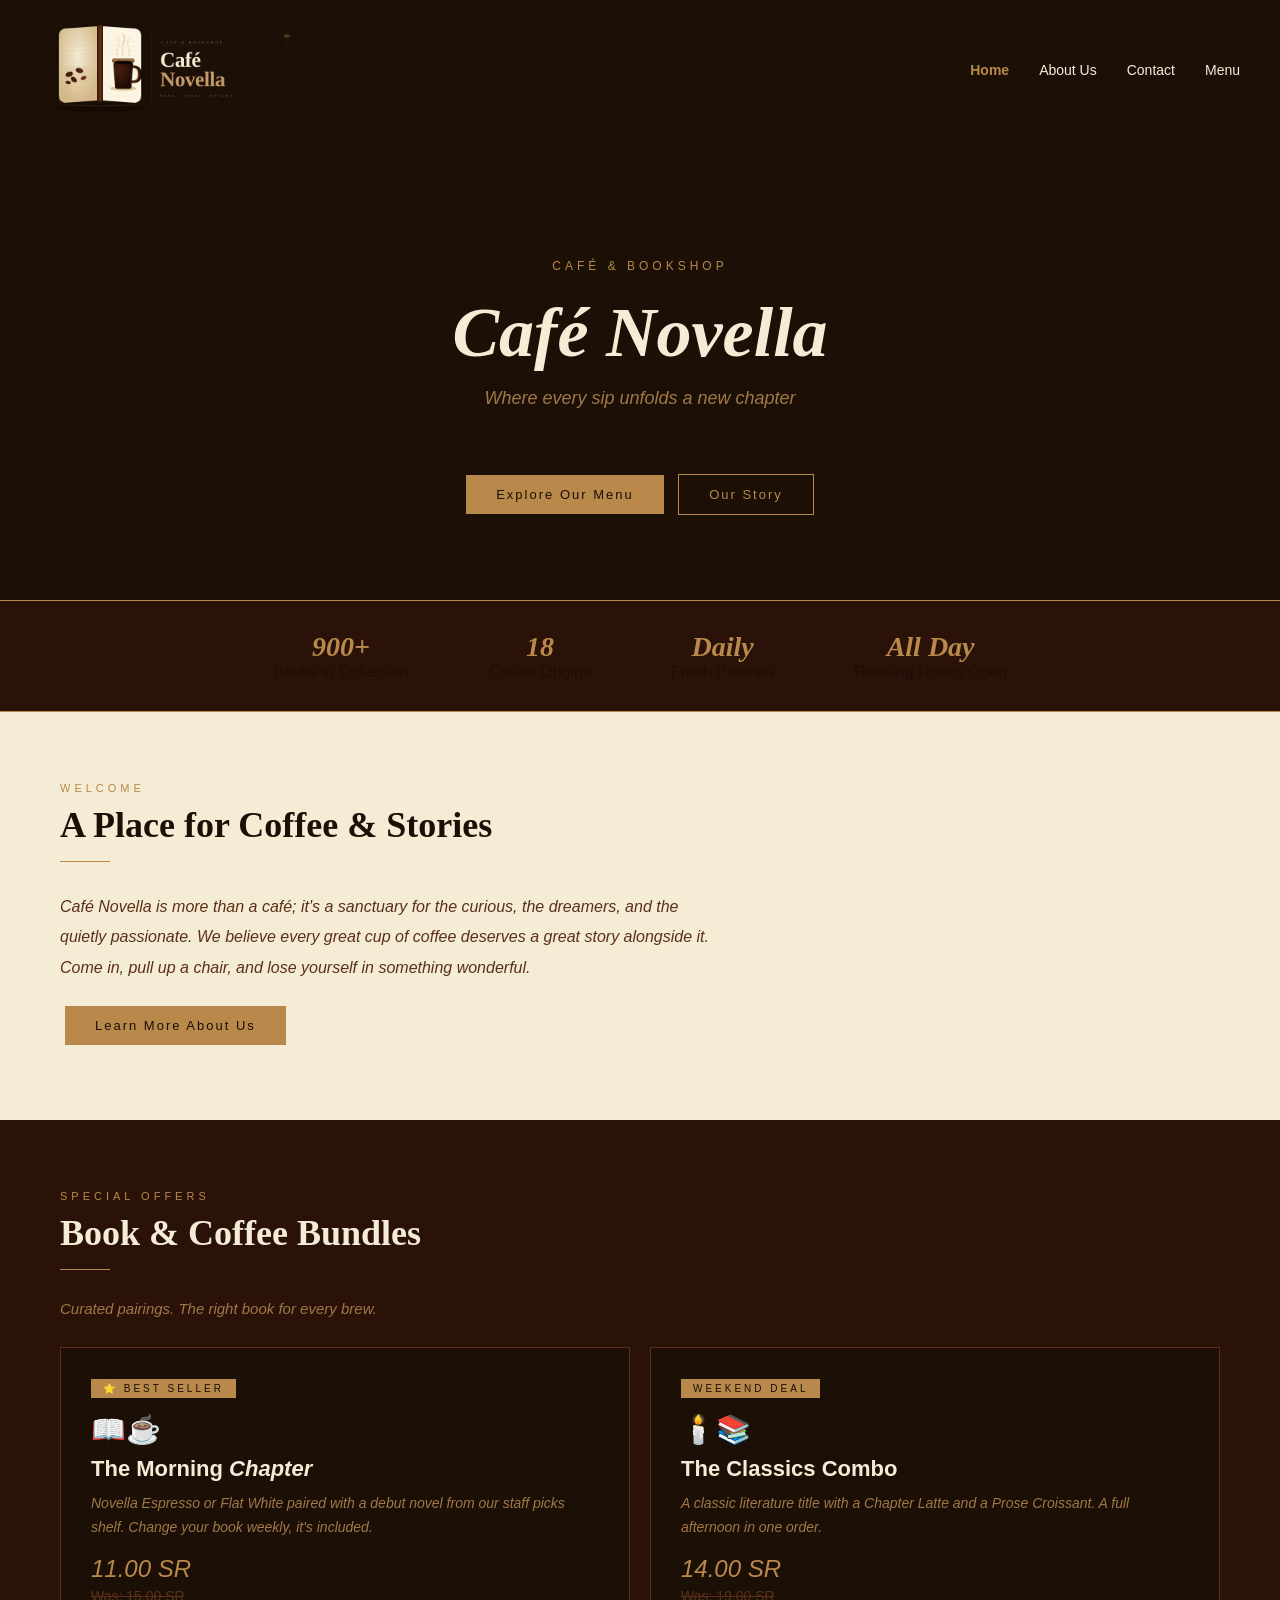
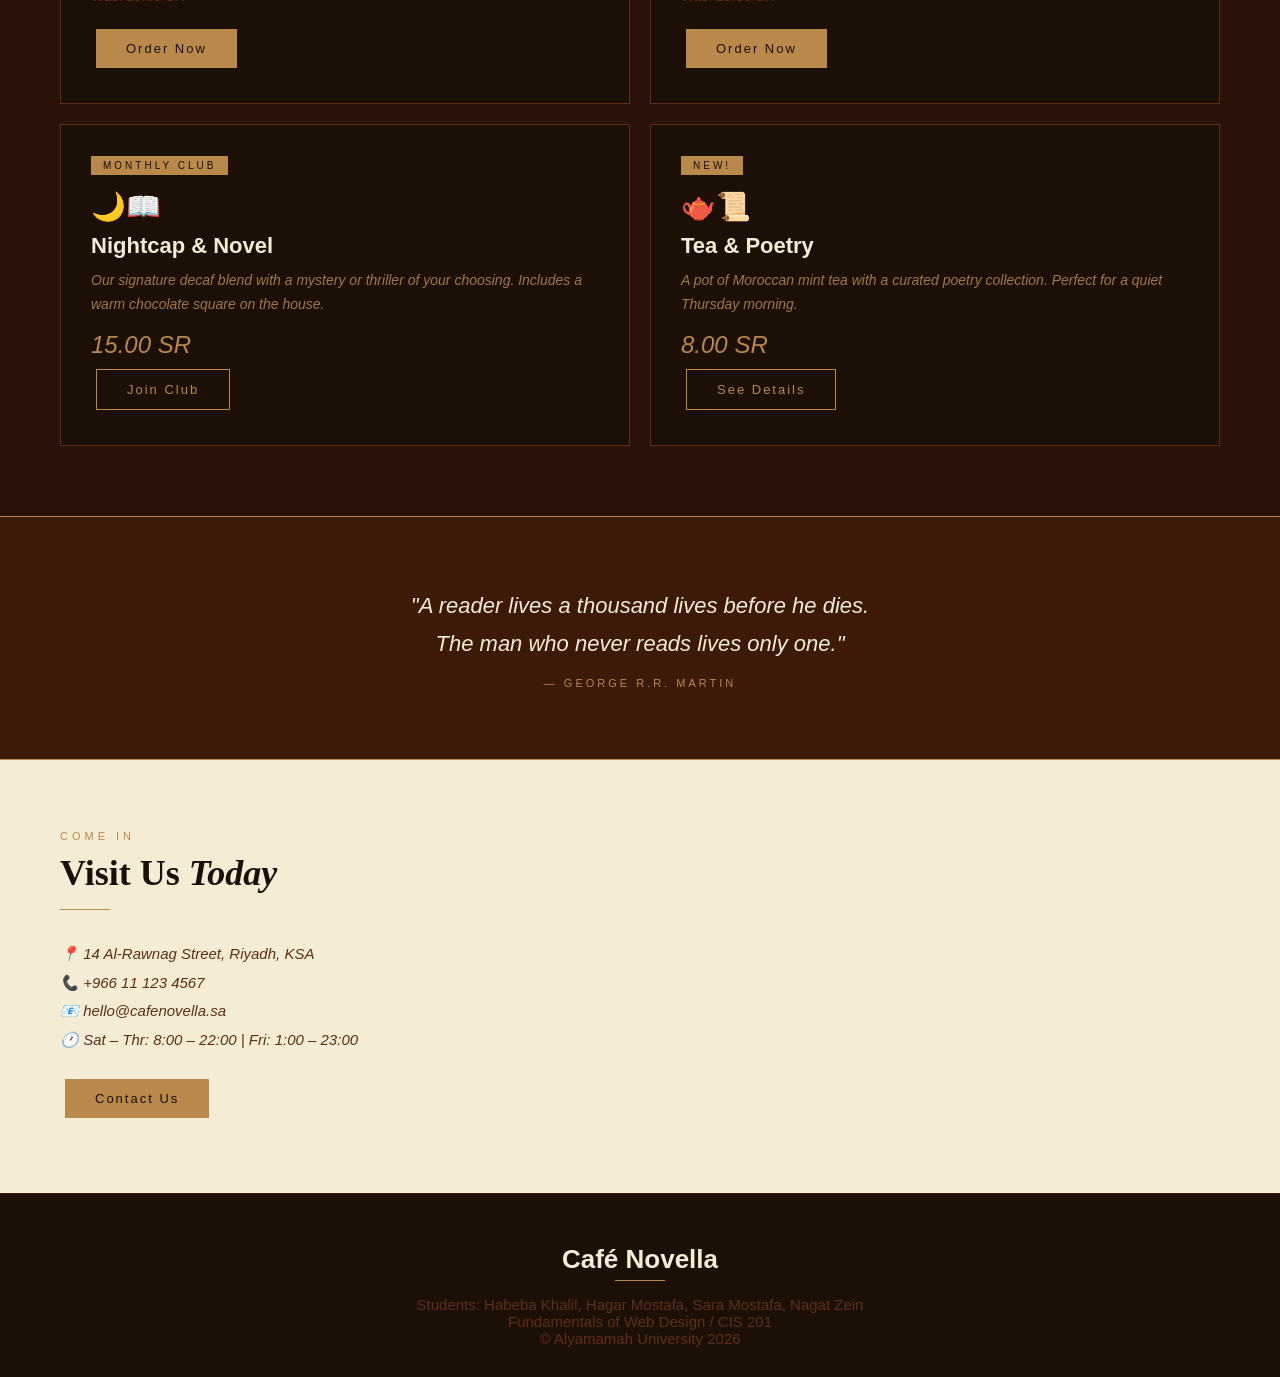
<file: index.html>
<!DOCTYPE html>
<html>

<head>
  <meta charset="UTF-8"/>
  <meta name="viewport" content="width=device-width, initial-scale=1.0">
  <title>Café Novella - Home</title>
  <link rel="stylesheet" href="stylesheet.css">
  <script src="main.js"></script>
</head>

<body>

<nav id="mainNav">
  <div class="nav-logo">
    <img src="cafe_novella.png" alt="logo">
  </div>
  <ul class="nav-links">
    <li><a href="index.html" class="active">Home</a></li>
    <li><a href="about.html">About Us</a></li>
    <li><a href="contactUs.html">Contact</a></li>
    <li><a href="menu.html">Menu</a></li>
  </ul>
</nav>

<div class="hero-section">
  <p class="hero-eyebrow">Café & Bookshop</p>
  <h1 class="hero-title">Café Novella</h1>
  <p class="hero-sub">Where every sip unfolds a new chapter</p>
  <div class="hero-divider">
  </div>
  <a class="btn-primary" href="menu.html">Explore Our Menu</a>
  <a class="btn-outline" href="about.html">Our Story</a>
</div>


<div class="intro-strip">
  <div class="intro-item">
    <strong>900+</strong>
    <span>Books in Collection</span>
  </div>
  <div class="intro-item">
    <strong>18</strong>
    <span>Coffee Origins</span>
  </div>
  <div class="intro-item">
    <strong>Daily</strong>
    <span>Fresh Pastries</span>
  </div>
  <div class="intro-item">
    <strong>All Day</strong>
    <span>Reading Nooks Open</span>
  </div>
</div>

<div class="section section-light">
  <p class="section-label">Welcome</p>
  <h2 class="section-title">A Place for Coffee & Stories</h2>
  <div class="section-rule"></div>
  <p style="font-size:16px; font-style:italic; color:#5C3018; line-height:1.9; max-width:650px;">
    Café Novella is more than a café; it's a sanctuary for the curious, the dreamers, and the quietly passionate.
    We believe every great cup of coffee deserves a great story alongside it.
    Come in, pull up a chair, and lose yourself in something wonderful.
  </p>
  <br/>
  <a class="btn-primary" href="about.html">Learn More About Us</a>
</div>


<div class="section section-dark">
  <p class="section-label">Special Offers</p>
  <h2 class="section-title">Book & Coffee Bundles</h2>
  <div class="section-rule"></div>
  <p style="font-size:15px; font-style:italic; color:#A07848; margin-bottom:10px;">
    Curated pairings. The right book for every brew.
  </p>

  <div class="offers-grid">

    <div class="offer-card">
      <div class="offer-badge">⭐ Best Seller</div>
      <div class="offer-icon">📖☕</div>
      <div class="offer-title">The Morning <em>Chapter</em></div>
      <div class="offer-desc">
        Novella Espresso or Flat White paired with a debut novel from our staff picks shelf.
        Change your book weekly, it's included.
      </div>
      <div class="offer-price">11.00 SR</div>
      <div class="offer-old-price">Was: 15.00 SR</div>
      <a class="btn-primary" href="menu.html">Order Now</a>
    </div>

    <div class="offer-card">
      <div class="offer-badge">Weekend Deal</div>
      <div class="offer-icon">🕯️📚</div>
      <div class="offer-title">The Classics Combo</div>
      <div class="offer-desc">
        A classic literature title with a Chapter Latte and a Prose Croissant.
        A full afternoon in one order.
      </div>
      <div class="offer-price">14.00 SR</div>
      <div class="offer-old-price">Was: 19.00 SR</div>
      <a class="btn-primary" href="menu.html">Order Now</a>
    </div>

    <div class="offer-card">
      <div class="offer-badge">Monthly Club</div>
      <div class="offer-icon">🌙📖</div>
      <div class="offer-title">Nightcap & Novel</div>
      <div class="offer-desc">
        Our signature decaf blend with a mystery or thriller of your choosing.
        Includes a warm chocolate square on the house.
      </div>
      <div class="offer-price">15.00 SR</div>
      <a class="btn-outline" href="contactUs.html">Join Club</a>
    </div>

    <div class="offer-card">
      <div class="offer-badge">New!</div>
      <div class="offer-icon">🫖📜</div>
      <div class="offer-title">Tea & Poetry</div>
      <div class="offer-desc">
        A pot of Moroccan mint tea with a curated poetry collection.
        Perfect for a quiet Thursday morning.
      </div>
      <div class="offer-price">8.00 SR</div>
      <a class="btn-outline" href="menu.html">See Details</a>
    </div>

  </div>
</div>


<div class="quote-strip">
  <p class="quote-text">
    "A reader lives a thousand lives before he dies.<br/>
    The man who never reads lives only one."
  </p>
  <p class="quote-author">— George R.R. Martin</p>
</div>


<div class="section section-light">
  <p class="section-label">Come In</p>
  <h2 class="section-title">Visit Us <em>Today</em></h2>
  <div class="section-rule"></div>
  <p style="font-size:15px; font-style:italic; color:#5C3018; line-height:1.9; margin-bottom:20px;">
    📍 14 Al-Rawnag Street, Riyadh, KSA<br/>
    📞 +966 11 123 4567<br/>
    📧 hello@cafenovella.sa<br/>
    🕐 Sat – Thr: 8:00 – 22:00 | Fri: 1:00 – 23:00 
  </p>
  <a class="btn-primary" href="contactUs.html">Contact Us</a>
</div>


<footer>
  <div class="footer-logo">Café Novella</div>

  <div class="footer-rule"></div>

  <div class="footer-copy">
    Students: Habeba Khalil, Hagar Mostafa, Sara Mostafa, Nagat Zein
    <br>
    Fundamentals of Web Design / CIS 201
    <br>
    © Alyamamah University 2026
  </div>
</footer>

</body>
</html>
</file>
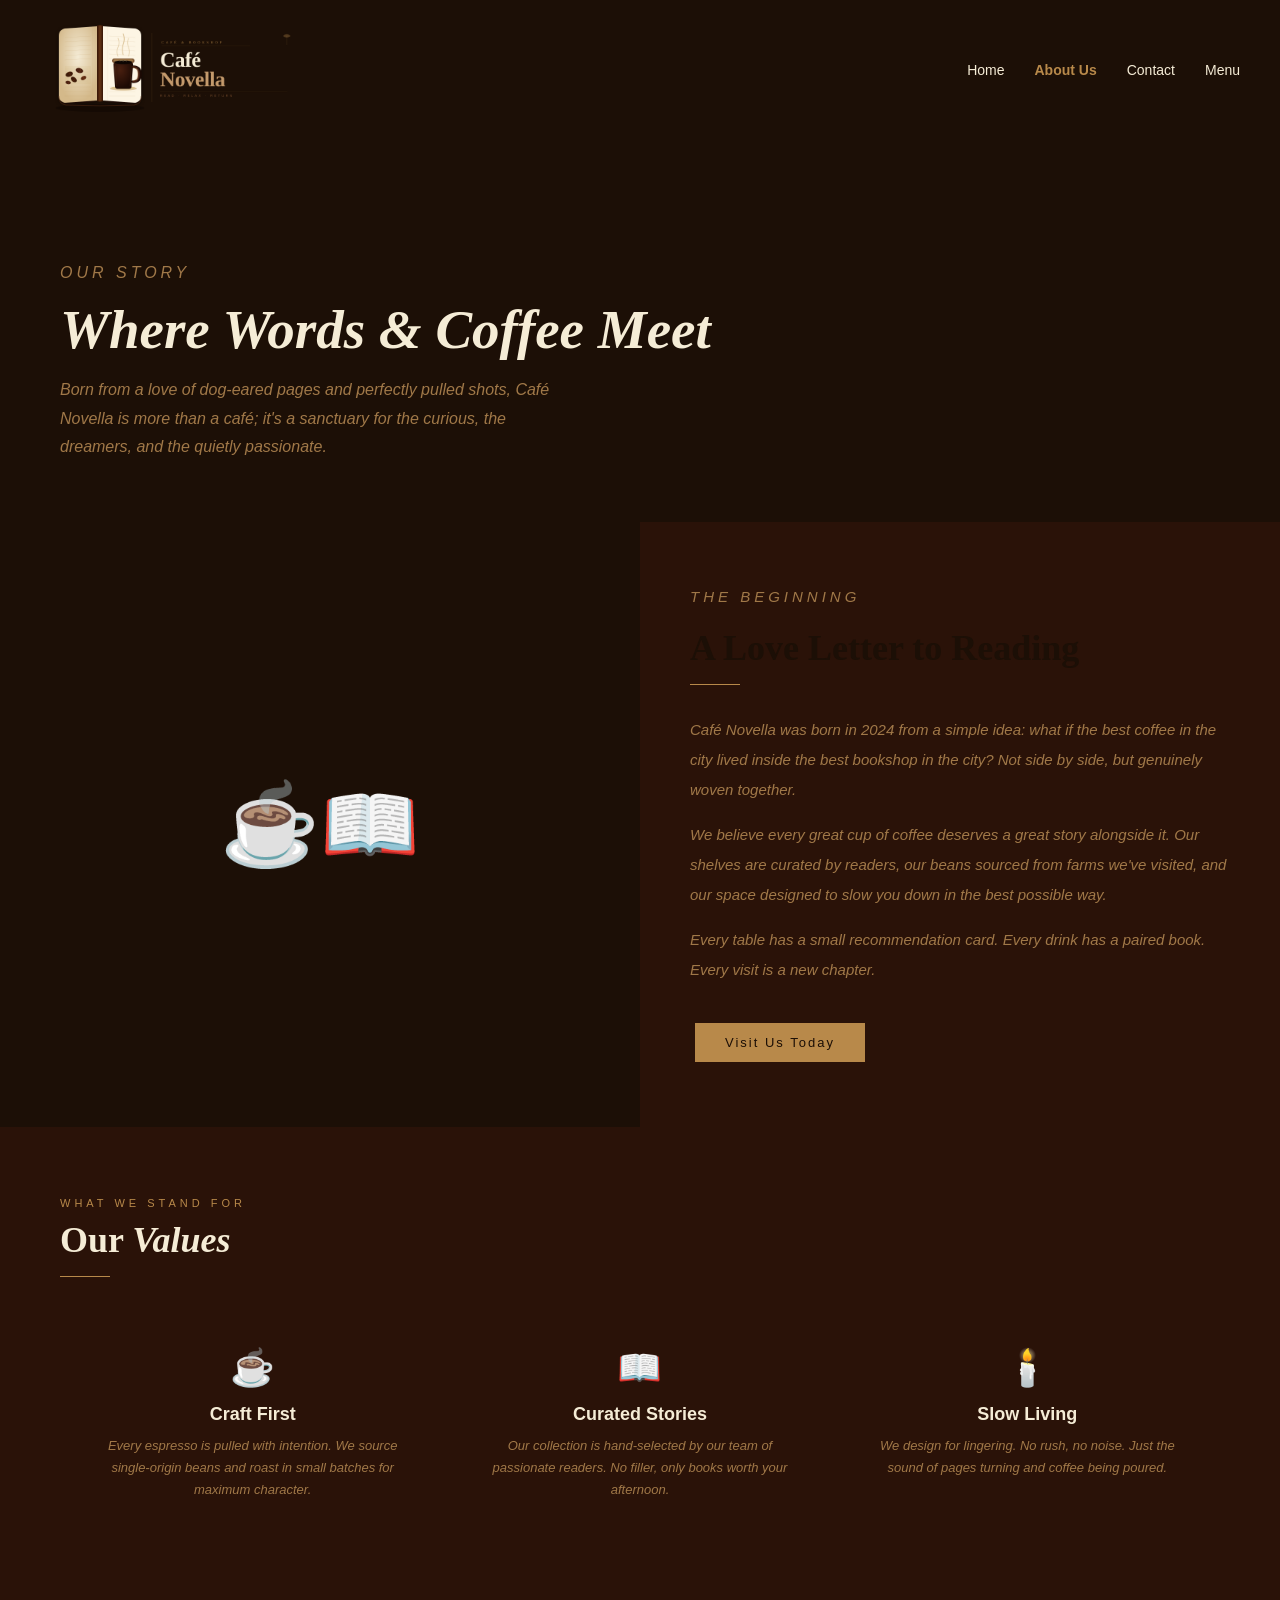
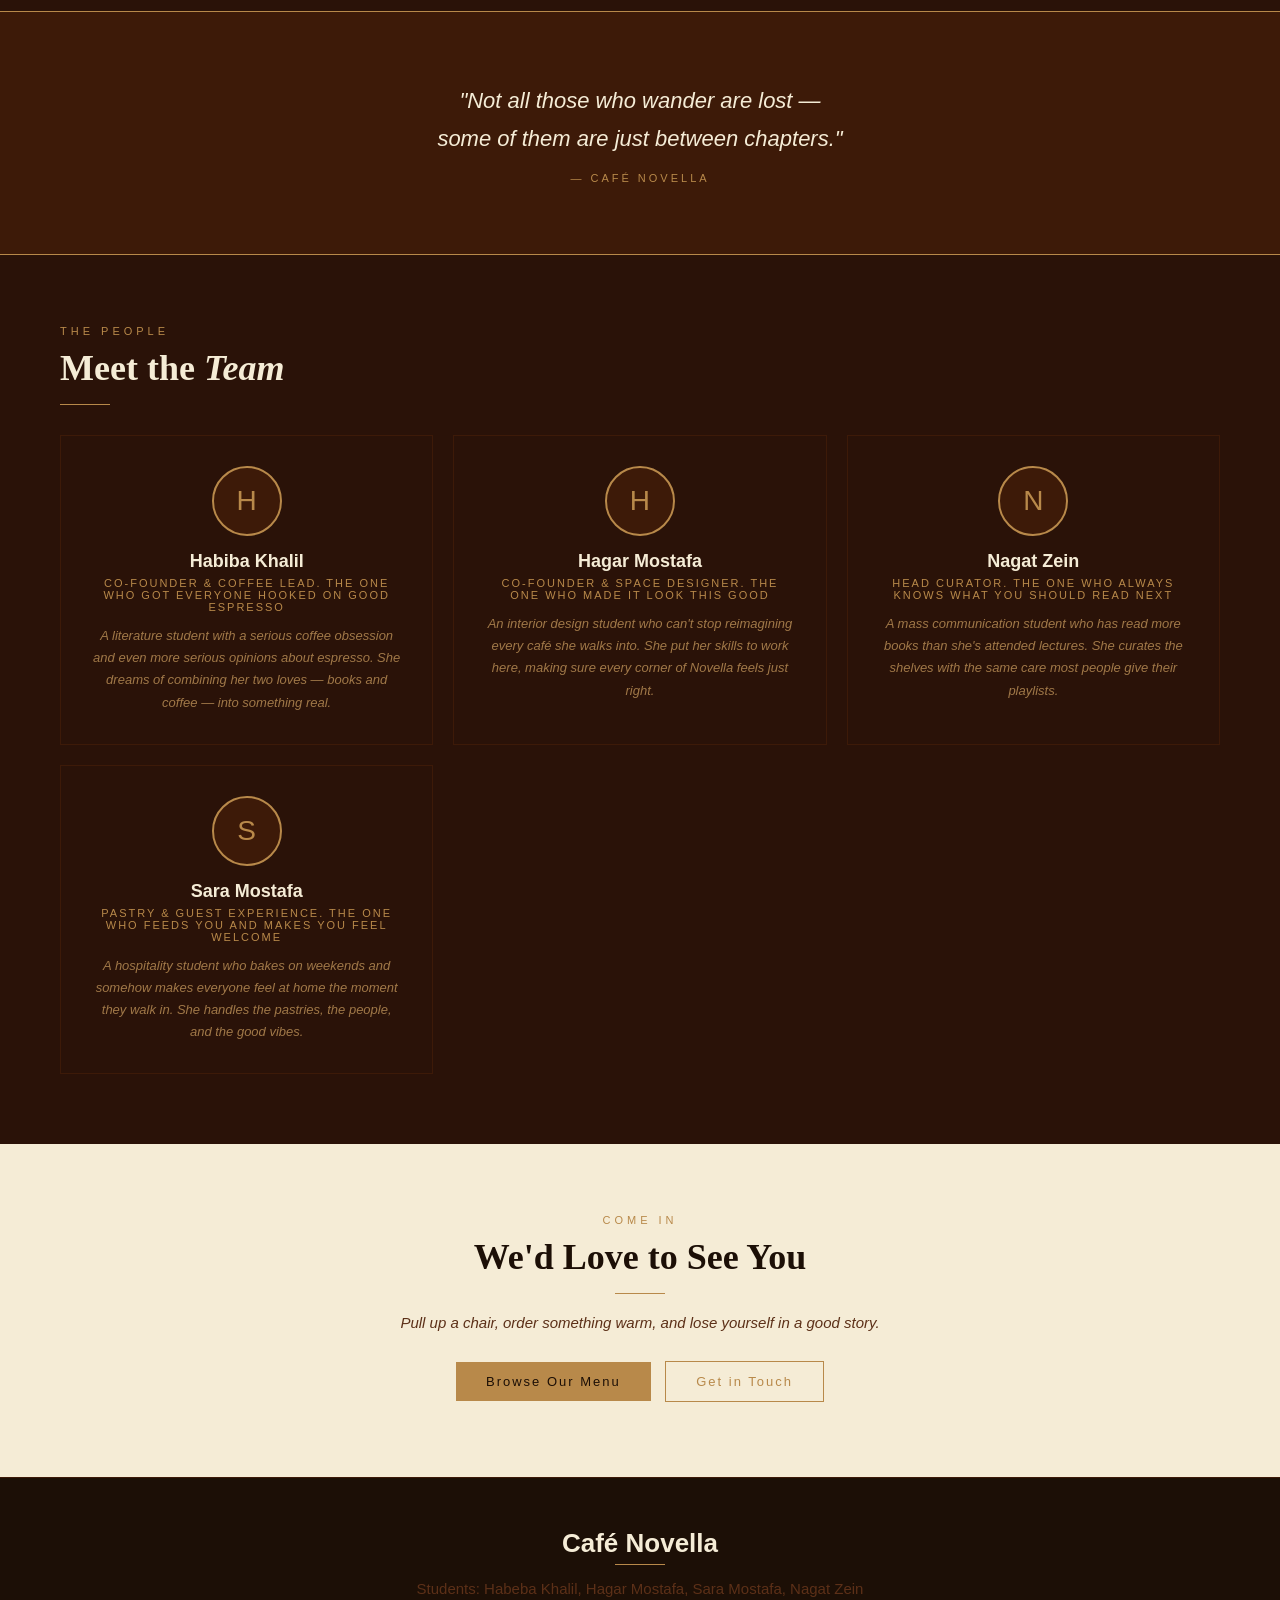
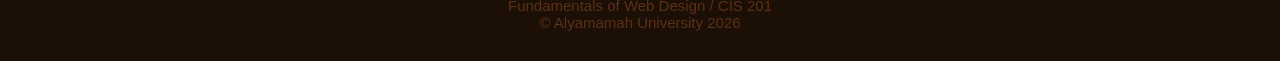
<file: about.html>
<!DOCTYPE html>
<html>

<head>
  <meta charset="UTF-8"/>
  <meta name="viewport" content="width=device-width, initial-scale=1.0">
  <title>Café Novella - About Us</title>
  <link rel="stylesheet" href="stylesheet.css">
  <script src="main.js"></script>
</head>

<body>

<nav id="mainNav">
  <div class="nav-logo">
    <img src="cafe_novella.png" alt="logo">
  </div>
  <ul class="nav-links">
    <li><a href="index.html">Home</a></li>
    <li><a href="about.html" class="active">About Us</a></li>
    <li><a href="contactUs.html">Contact</a></li>
    <li><a href="menu.html">Menu</a></li>
  </ul>
</nav>


<div class="about-hero">
  <p class="section-label">Our Story</p>
  <h1>Where Words & Coffee Meet</h1>
  <p>
    Born from a love of dog-eared pages and perfectly pulled shots,
    Café Novella is more than a café; it's a sanctuary for the curious,
    the dreamers, and the quietly passionate.
  </p>
</div>

<div class="about-story">
  <div class="about-story-img">
    ☕📖
  </div>
  <div class="about-story-text">
    <p class="section-label">The Beginning</p>
    <h2 class="section-title">A Love Letter to Reading</h2>
    <div class="section-rule"></div>
    <p>
      Café Novella was born in 2024 from a simple idea: what if the best coffee
      in the city lived inside the best bookshop in the city?
      Not side by side, but genuinely woven together.
    </p>
    <p>
      We believe every great cup of coffee deserves a great story alongside it.
      Our shelves are curated by readers, our beans sourced from farms we've visited,
      and our space designed to slow you down in the best possible way.
    </p>
    <p>
      Every table has a small recommendation card.
      Every drink has a paired book.
      Every visit is a new chapter.
    </p>
    <br>
    <a class="btn-primary" href="contactUs.html">Visit Us Today</a>
  </div>
</div>


<div class="section section-dark">
  <p class="section-label">What We Stand For</p>
  <h2 class="section-title">Our <em>Values</em></h2>
  <div class="section-rule"></div>

  <div class="values-grid">

    <div class="value-card">
      <div class="value-icon">☕</div>
      <div class="value-name">Craft First</div>
      <div class="value-desc">
        Every espresso is pulled with intention. We source single-origin beans
        and roast in small batches for maximum character.
      </div>
    </div>

    <div class="value-card">
      <div class="value-icon">📖</div>
      <div class="value-name">Curated Stories</div>
      <div class="value-desc">
        Our collection is hand-selected by our team of passionate readers.
        No filler, only books worth your afternoon.
      </div>
    </div>

    <div class="value-card">
      <div class="value-icon">🕯️</div>
      <div class="value-name">Slow Living</div>
      <div class="value-desc">
        We design for lingering. No rush, no noise.
        Just the sound of pages turning and coffee being poured.
      </div>
    </div>

  </div>
</div>


<div class="quote-strip">
  <p class="quote-text">
    "Not all those who wander are lost —<br/>
    some of them are just between chapters."
  </p>
  <p class="quote-author">— Café Novella</p>
</div>


<div class="section section-dark">
  <p class="section-label">The People</p>
  <h2 class="section-title">Meet the <em>Team</em></h2>
  <div class="section-rule"></div>

  <div class="team-grid">

    <div class="team-card">
      <div class="team-avatar">H</div>
      <div class="team-name"><a href="index.html">Habiba Khalil</a></div>
      <div class="team-role">Co-Founder & Coffee Lead. The one who got everyone hooked on good espresso</div>
      <div class="team-bio">
        A literature student with a serious coffee obsession and even more serious opinions about espresso. She dreams of combining her two loves — books and coffee — into something real.
      </div>
    </div>

    <div class="team-card">
      <div class="team-avatar">H</div>
      <div class="team-name"><a href="contactUs.html">Hagar Mostafa</a></div>
      <div class="team-role">Co-Founder & Space Designer. The one who made it look this good</div>
      <div class="team-bio">
        An interior design student who can't stop reimagining every café she walks into. She put her skills to work here, making sure every corner of Novella feels just right.
      </div>
    </div>

    <div class="team-card">
      <div class="team-avatar">N</div>
      <div class="team-name"><a href="about.html">Nagat Zein</a></div>
      <div class="team-role">Head Curator. The one who always knows what you should read next</div>
      <div class="team-bio">
        A mass communication student who has read more books than she's attended lectures. She curates the shelves with the same care most people give their playlists.
      </div>
    </div>

    <div class="team-card">
      <div class="team-avatar">S</div>
      <div class="team-name"><a href="menu.html">Sara Mostafa</a></div>
      <div class="team-role">Pastry & Guest Experience. The one who feeds you and makes you feel welcome</div>
      <div class="team-bio">
        A hospitality student who bakes on weekends and somehow makes everyone feel at home the moment they walk in. She handles the pastries, the people, and the good vibes.
      </div>
    </div>

  </div>
</div>

<div class="section section-light" style="text-align:center;">
  <p class="section-label">Come In</p>
  <h2 class="section-title">We'd Love to See You</h2>
  <div class="section-rule" style="margin: 0 auto 20px;"></div>
  <p style="font-size:15px; font-style:italic; color:#5C3018; margin-bottom:25px;">
    Pull up a chair, order something warm, and lose yourself in a good story.
  </p>
  <a class="btn-primary" href="menu.html">Browse Our Menu</a>
  
  <a class="btn-outline" href="contactUs.html">Get in Touch</a>
</div>

<footer>
  <div class="footer-logo">Café Novella</div>

  <div class="footer-rule"></div>

  <div class="footer-copy">
    Students: Habeba Khalil, Hagar Mostafa, Sara Mostafa, Nagat Zein
    <br>
    Fundamentals of Web Design / CIS 201
    <br>
    © Alyamamah University 2026
  </div>
</footer>

</body>
</html>
</file>
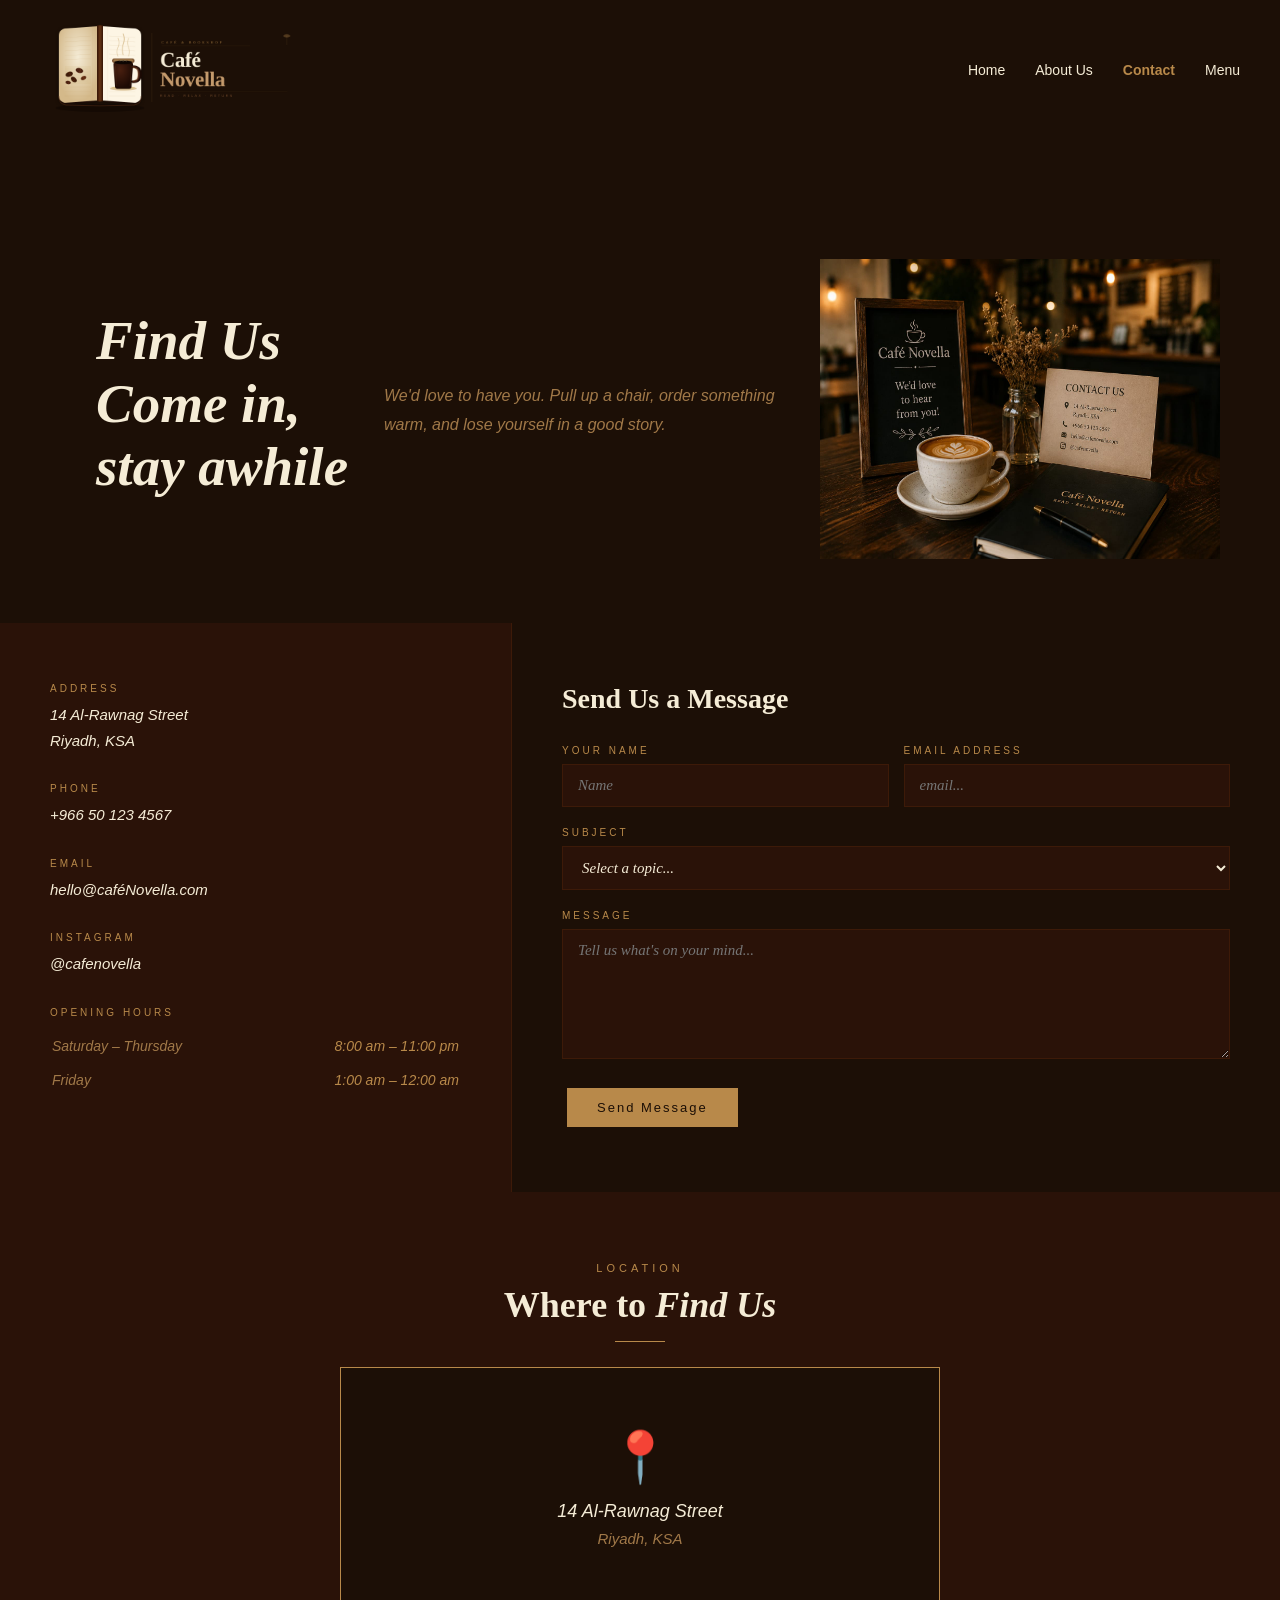
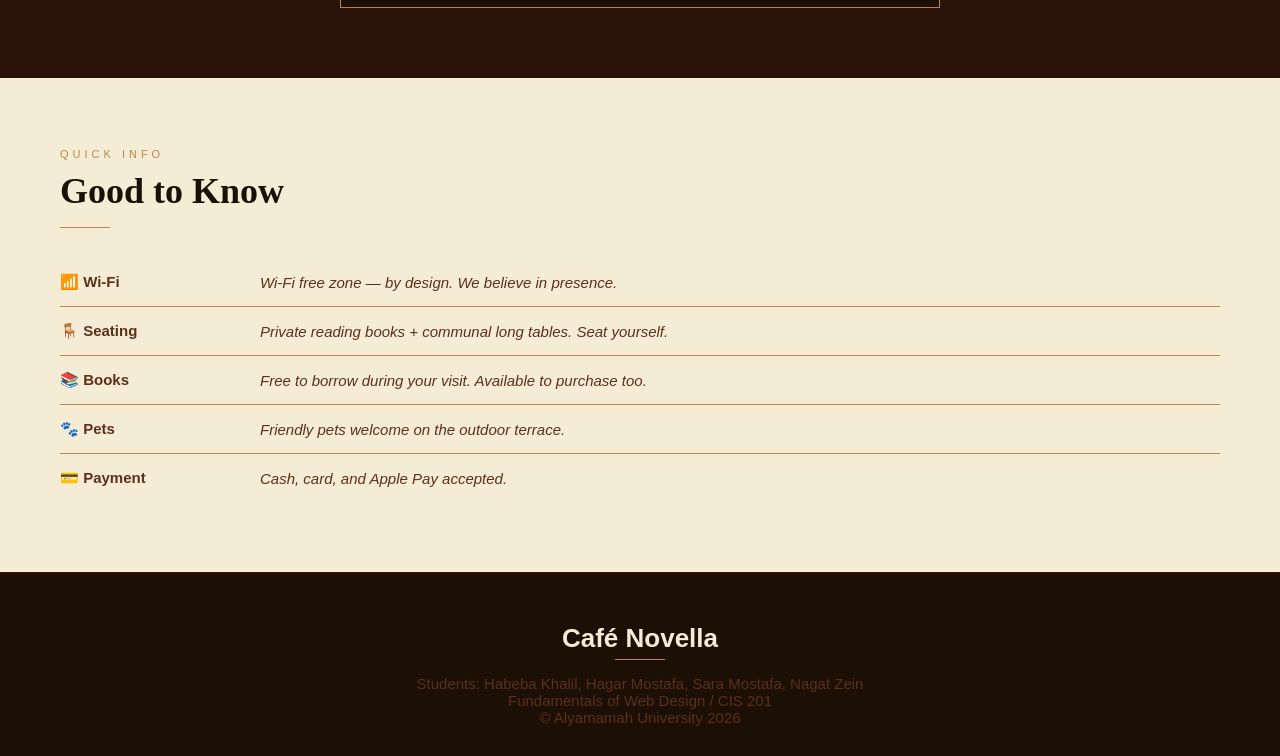
<file: contactUs.html>
<!DOCTYPE html>
<html>

<head>
  <meta charset="UTF-8"/>
  <meta name="viewport" content="width=device-width, initial-scale=1.0">
  <title>Café Novella - Contact Us</title>
  <link rel="stylesheet" href="stylesheet.css">
  <script src="main.js"></script>
</head>

<body>

<nav id="mainNav">
  <div class="nav-logo">
    <img src="cafe_novella.png" alt="logo">
  </div>
  <ul class="nav-links">
    <li><a href="index.html">Home</a></li>
    <li><a href="about.html">About Us</a></li>
    <li><a href="contactUs.html" class="active">Contact</a></li>
    <li><a href="menu.html">Menu</a></li>
  </ul>
</nav>

<div class="contact-hero">
  
  <p class="section-label"></p>
  <h1>
    Find Us<br>
    Come in,<br>
  <em>stay awhile</em>
</h1>

<p>
  We'd love to have you. Pull up a chair, order something warm,
  and lose yourself in a good story.
</p>
  <div class="img">
  <img src="contant.png" width="400" height="300">
</div>
</div>
  
<div class="contact-body">


  <div class="contact-info">

    <div class="contact-info-label">Address</div>
    <div class="contact-info-value">
      14 Al-Rawnag Street<br>
      Riyadh, KSA
    </div>

    <div class="contact-info-label">Phone</div>
    <div class="contact-info-value">+966 50 123 4567</div>

    <div class="contact-info-label">Email</div>
    <div class="contact-info-value">hello@caféNovella.com</div>

    <div class="contact-info-label">Instagram</div>
    <div class="contact-info-value">@cafenovella</div>

    <div class="contact-info-label">Opening Hours</div>
    <table class="hours-table">
      <tr>
        <td>Saturday – Thursday</td>
        <td>8:00 am – 11:00 pm</td>
      </tr>
      <tr>
        <td>Friday</td>
        <td>1:00 am – 12:00 am</td>
      </tr>
    </table>

  </div>

  
  <div class="contact-form-wrap">
    <h2>Send Us a Message</h2>

    <form id="contactForm">

      <div class="form-row">
        <div class="form-group">
          <label for="name">Your Name</label>
          <input type="text" id="name" placeholder="Name"/>
        </div>
        <div class="form-group">
          <label for="email">Email Address</label>
          <input type="email" id="email" placeholder="email..."/>
        </div>
      </div>

      <div class="form-group">
        <label for="subject">Subject</label>
        <select id="subject">
          <option value="">Select a topic...</option>
          <option>Reservation</option>
          <option>Book Recommendation</option>
          <option>Private Event</option>
          <option>Book Club Membership</option>
          <option>General Enquiry</option>
        </select>
      </div>

      <div class="form-group">
        <label for="message">Message</label>
        <textarea id="message" placeholder="Tell us what's on your mind..."></textarea>
      </div>

      <button type="button" class="btn-primary" onclick="submitForm()">
        Send Message
      </button>

    </form>
  </div>

</div>


<div class="section section-dark" style="text-align:center;">
  <p class="section-label">Location</p>
  <h2 class="section-title">Where to <em>Find Us</em></h2>
  <div class="section-rule" style="margin: 0 auto 25px;"></div>


  <div style="
    border: 1px solid #B8894A;
    padding: 60px 40px;
    max-width: 600px;
    margin: 0 auto;
    background-color: #1C0F06;
  ">
    <p style="font-size: 50px; margin-bottom: 15px;">📍</p>
    <p style="font-size: 18px; font-style: italic; color: #F5ECD6; margin-bottom: 8px;">
      14 Al-Rawnag Street
    </p>
    <p style="font-size: 15px; color: #A07848; font-style: italic;">
      Riyadh, KSA
    </p>
  </div>
</div>


<div class="section section-light">
  <p class="section-label">Quick Info</p>
  <h2 class="section-title">Good to Know</h2>
  <div class="section-rule"></div>

  <table style="width:100%; border-collapse:collapse; font-size:15px;">
    <tr style="border-bottom: 1px solid #B8894A;">
      <td style="padding:15px 0; font-weight:bold; color:#5C3018; width:200px;">📶 Wi-Fi</td>
      <td style="padding:15px 0; font-style:italic; color:#5C3018;">
        Wi-Fi free zone — by design. We believe in presence.
      </td>
    </tr>
    <tr style="border-bottom: 1px solid #B8894A;">
      <td style="padding:15px 0; font-weight:bold; color:#5C3018;">🪑 Seating</td>
      <td style="padding:15px 0; font-style:italic; color:#5C3018;">
        Private reading books + communal long tables. Seat yourself.
      </td>
    </tr>
    <tr style="border-bottom: 1px solid #B8894A;">
      <td style="padding:15px 0; font-weight:bold; color:#5C3018;">📚 Books</td>
      <td style="padding:15px 0; font-style:italic; color:#5C3018;">
        Free to borrow during your visit. Available to purchase too.
      </td>
    </tr>
    <tr style="border-bottom: 1px solid #B8894A;">
      <td style="padding:15px 0; font-weight:bold; color:#5C3018;">🐾 Pets</td>
      <td style="padding:15px 0; font-style:italic; color:#5C3018;">
        Friendly pets welcome on the outdoor terrace.
      </td>
    </tr>
    <tr>
      <td style="padding:15px 0; font-weight:bold; color:#5C3018;">💳 Payment</td>
      <td style="padding:15px 0; font-style:italic; color:#5C3018;">
        Cash, card, and Apple Pay accepted.
      </td>
    </tr>
  </table>
</div>

<footer>
  <div class="footer-logo">Café Novella</div>

  <div class="footer-rule"></div>

  <div class="footer-copy">
    Students: Habeba Khalil, Hagar Mostafa, Sara Mostafa, Nagat Zein
    <br>
    Fundamentals of Web Design / CIS 201
    <br>
    © Alyamamah University 2026
  </div>
</footer>

</body>
</html>
</file>
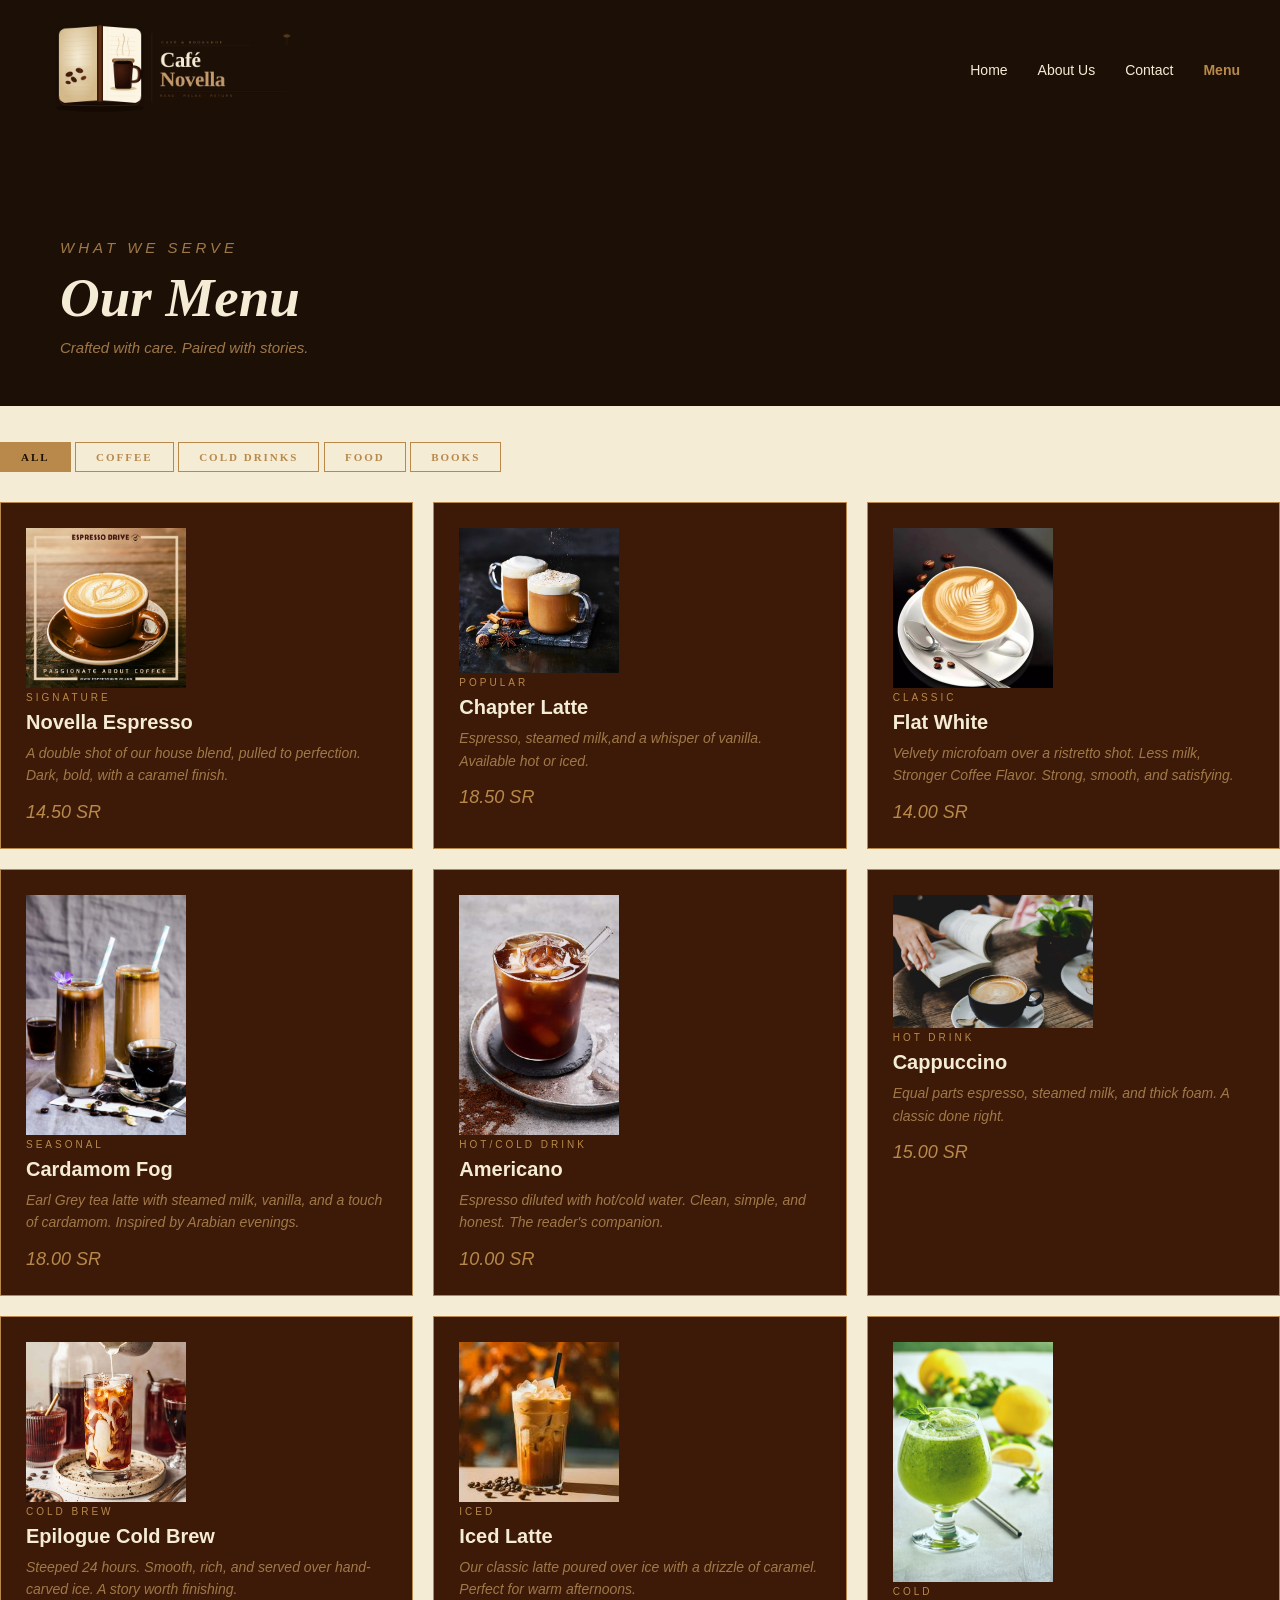
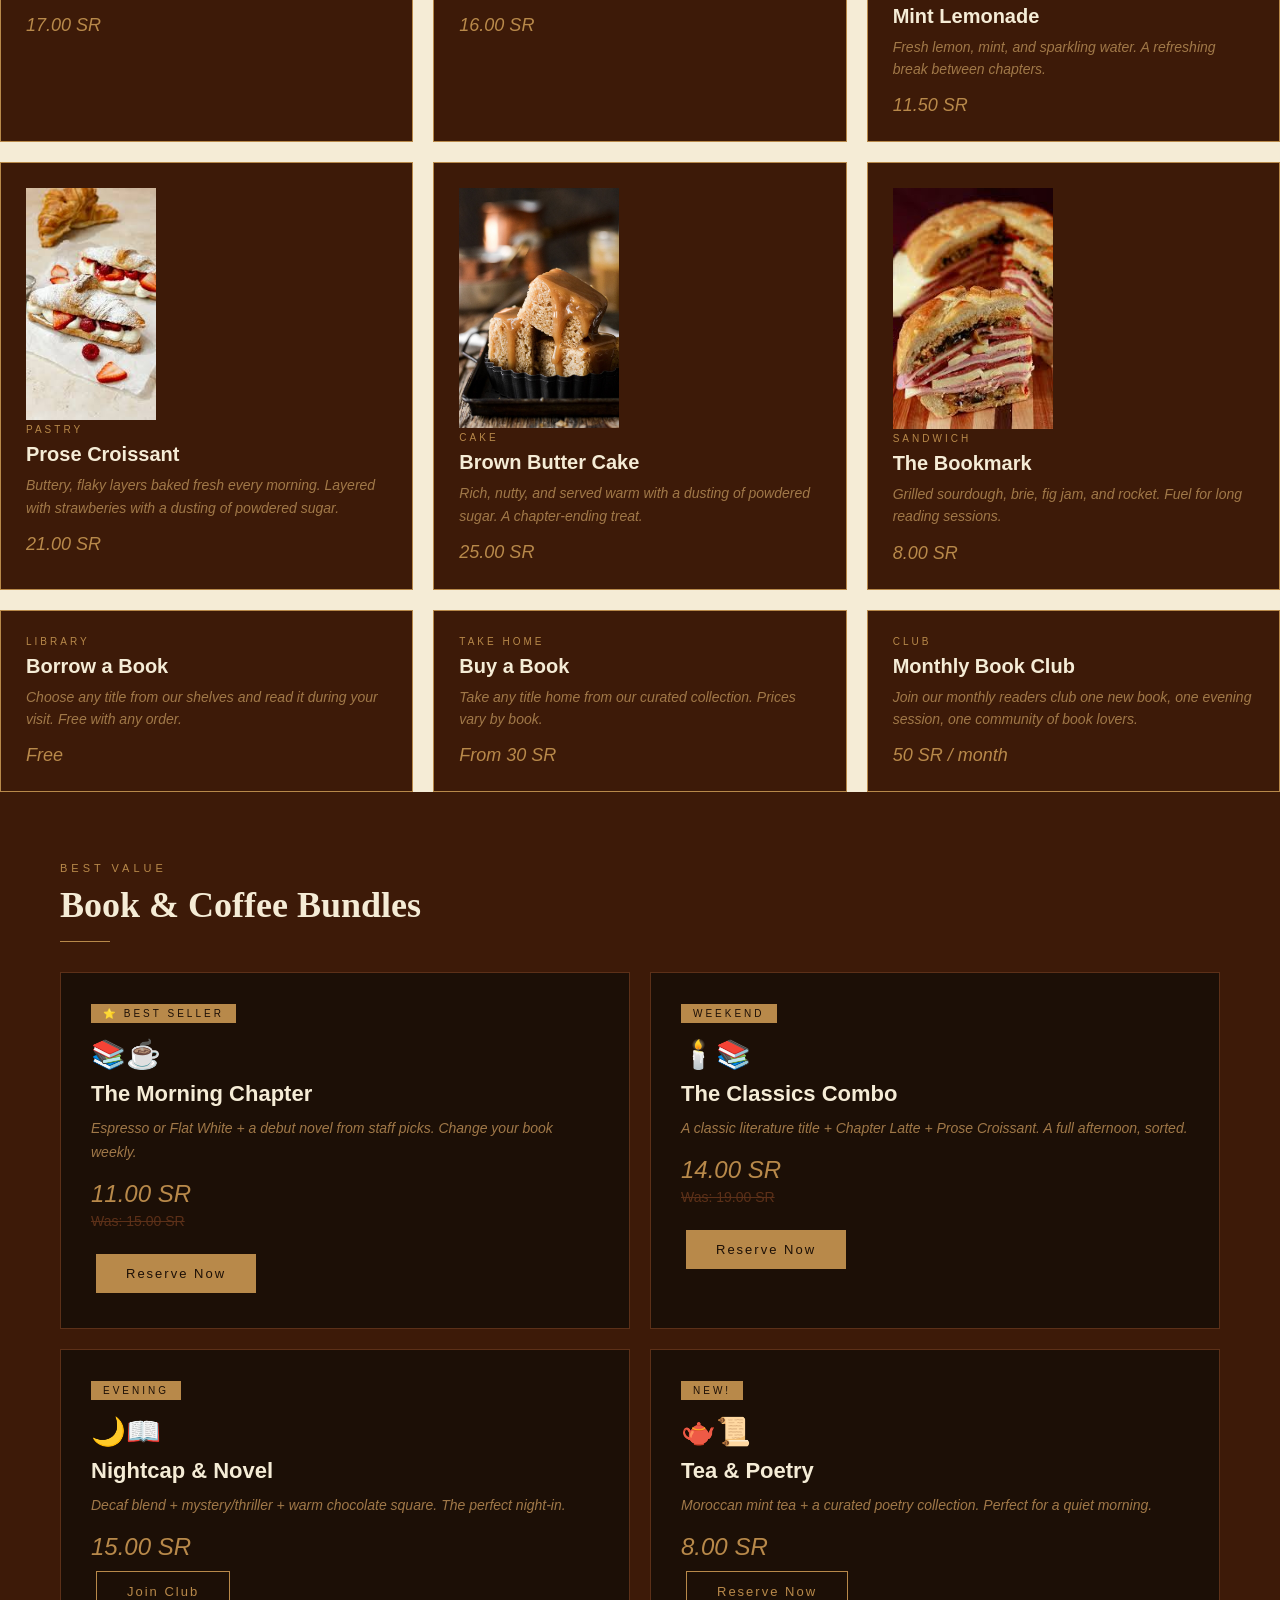
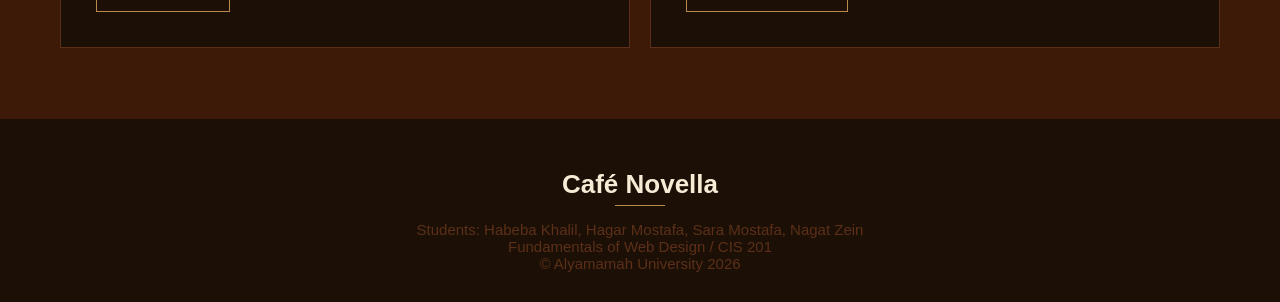
<file: menu.html>
<!DOCTYPE html>
<html>

<head>
  <meta charset="UTF-8"/>
  <meta name="viewport" content="width=device-width, initial-scale=1.0">
  <title>Café Novella - Menu</title>
  <link rel="stylesheet" href="stylesheet.css">
  <script src="main.js"></script>
  <style>
   
    .filter-bar {
      display: flex;
      gap: 10px;
      margin-bottom: 25px;
      flex-wrap: wrap;
    }
    .filter-btn {
      background-color: transparent;
      border: 1px solid #B8894A;
      color: #B8894A;
      padding: 8px 20px;
      font-size: 11px;
      letter-spacing: 2px;
      text-transform: uppercase;
      cursor: pointer;
      font-family: Georgia, serif;
    }
    .filter-btn:hover {
      background-color: #B8894A;
      color: #1C0F06;
    }
    .active-filter {
      background-color: #B8894A;
      color: #1C0F06;
    }
    .menu-page-hero {
      background-color: #1C0F06;
      padding: 100px 60px 50px;
    }
    .menu-page-hero h1 {
      font-size: 55px;
      color: #F5ECD6;
      font-style: italic;
      margin-bottom: 10px;
    }
    .menu-page-hero h1 em {
      color: #B8894A;
    }
    .menu-page-hero p {
      font-size: 15px;
      color: #A07848;
      font-style: italic;
    }
  </style>
</head>

<body>


<nav id="mainNav">
  <div class="nav-logo">
    <img src="cafe_novella.png" alt="logo">
  </div>
  <ul class="nav-links">
    <li><a href="index.html">Home</a></li>
    <li><a href="about.html">About Us</a></li>
    <li><a href="contactUs.html">Contact</a></li>
    <li><a href="menu.html" class="active">Menu</a></li>
  </ul>
</nav>

<div class="menu-page-hero">
  <p class="section-label">What We Serve</p>
  <h1>Our Menu</h1>
  <p>Crafted with care. Paired with stories.</p>
</div>
<br><br>


  <div class="filter menu">
    <button class="filter-btn active-filter" onclick="filterMenu('all')"><b>All</b></button>
    <button class="filter-btn" onclick="filterMenu('coffee')"><b>Coffee</b></button>
    <button class="filter-btn" onclick="filterMenu('cold')"><b>Cold Drinks</b></button>
    <button class="filter-btn" onclick="filterMenu('food')"><b>Food</b></button>
    <button class="filter-btn" onclick="filterMenu('books')"><b>Books</b></button>
  </div>

  <div class="menu-grid">

    <div class="menu-card" data-category="coffee">
      <img src="espresso.png" alt="Novella Espresso" length="160" width="160">
      <div class="menu-card-tag">Signature</div>
      <div class="menu-card-name">Novella Espresso</div>
      <div class="menu-card-desc">
        A double shot of our house blend, pulled to perfection.
        Dark, bold, with a caramel finish.
      </div>
      <div class="menu-card-price">14.50 SR</div>
    </div>

    <div class="menu-card" data-category="coffee">
      <img src="latte.png" alt="Chapter Latte" length="160" width="160">
      <div class="menu-card-tag">Popular</div>
      <div class="menu-card-name">Chapter Latte</div>
      <div class="menu-card-desc">
        Espresso, steamed milk,and a whisper of vanilla.
        Available hot or iced.
      </div>
      <div class="menu-card-price">18.50 SR</div>
    </div>

    <div class="menu-card" data-category="coffee">
      <img src="flat white.png" alt="Flat White" length="160" width="160">
      <div class="menu-card-tag">Classic</div>
      <div class="menu-card-name">Flat White</div>
      <div class="menu-card-desc">
        Velvety microfoam over a ristretto shot.
        Less milk, Stronger Coffee Flavor.
        Strong, smooth, and satisfying.
      </div>
      <div class="menu-card-price">14.00 SR</div>
    </div>

    <div class="menu-card" data-category="coffee">
      <img src="cardamom.png" alt="Cardamom" length="160" width="160">
      <div class="menu-card-tag">Seasonal</div>
      <div class="menu-card-name">Cardamom Fog</div>
      <div class="menu-card-desc">
        Earl Grey tea latte with steamed milk, vanilla, and a touch of cardamom.
        Inspired by Arabian evenings.
      </div>
      <div class="menu-card-price">18.00 SR</div>
    </div>

    <div class="menu-card" data-category="coffee">
      <img src="Americano.png" alt="Americano" length="160" width="160">
      <div class="menu-card-tag">Hot/Cold Drink</div>
      <div class="menu-card-name">Americano</div>
      <div class="menu-card-desc">
        Espresso diluted with hot/cold water. Clean, simple, and honest.
        The reader's companion.
      </div>
      <div class="menu-card-price">10.00 SR</div>
    </div>

    <div class="menu-card" data-category="coffee">
      <img src="cuppuccino.png" alt="Cappuccino" length="200" width="200">
      <div class="menu-card-tag">Hot Drink</div>
      <div class="menu-card-name">Cappuccino</div>
      <div class="menu-card-desc">
        Equal parts espresso, steamed milk, and thick foam.
        A classic done right.
      </div>
      <div class="menu-card-price">15.00 SR</div>
    </div>


    <div class="menu-card" data-category="cold">
      <img src="cold brew.png" alt="Cold Brew" length="160" width="160" >
      <div class="menu-card-tag">Cold Brew</div>
      <div class="menu-card-name">Epilogue Cold Brew</div>
      <div class="menu-card-desc">
        Steeped 24 hours. Smooth, rich, and served over hand-carved ice.
        A story worth finishing.
      </div>
      <div class="menu-card-price">17.00 SR</div>
    </div>

    <div class="menu-card" data-category="cold">
      <img src="ice.png" alt="Iced Latte" length="160" width="160">
      <div class="menu-card-tag">Iced</div>
      <div class="menu-card-name">Iced Latte</div>
      <div class="menu-card-desc">
        Our classic latte poured over ice with a drizzle of caramel.
        Perfect for warm afternoons.
      </div>
      <div class="menu-card-price">16.00 SR</div>
    </div>

    <div class="menu-card" data-category="cold">
      <img src="mint.png" alt="Mint Lemonade" length="130" width="160">
      <div class="menu-card-tag">Cold</div>
      <div class="menu-card-name">Mint Lemonade</div>
      <div class="menu-card-desc">
        Fresh lemon, mint, and sparkling water.
        A refreshing break between chapters.
      </div>
      <div class="menu-card-price">11.50 SR</div>
    </div>


    <div class="menu-card" data-category="food">
      <img src="croissant.png" alt="Croissant" length="130" width="130">
      <div class="menu-card-tag">Pastry</div>
      <div class="menu-card-name">Prose Croissant</div>
      <div class="menu-card-desc">
        Buttery, flaky layers baked fresh every morning.
        Layered with strawberies with a dusting of powdered sugar.
      </div>
      <div class="menu-card-price">21.00 SR</div>
    </div>

    <div class="menu-card" data-category="food">
      <img src="cake.png" alt="Cake" length="160" width="160">
      <div class="menu-card-tag">Cake</div>
      <div class="menu-card-name">Brown Butter Cake</div>
      <div class="menu-card-desc">
        Rich, nutty, and served warm with a dusting of powdered sugar.
        A chapter-ending treat.
      </div>
      <div class="menu-card-price">25.00 SR</div>
    </div>

    <div class="menu-card" data-category="food">
      <img src="sandwich.png" alt="Sandwich" length="160" width="160">
      <div class="menu-card-tag">Sandwich</div>
      <div class="menu-card-name">The Bookmark</div>
      <div class="menu-card-desc">
        Grilled sourdough, brie, fig jam, and rocket.
        Fuel for long reading sessions.
      </div>
      <div class="menu-card-price">8.00 SR</div>
    </div>

    <div class="menu-card" data-category="books">
      <div class="menu-card-tag">Library</div>
      <div class="menu-card-name">Borrow a Book</div>
      <div class="menu-card-desc">
        Choose any title from our shelves and read it during your visit.
        Free with any order.
      </div>
      <div class="menu-card-price">Free</div>
    </div>

    <div class="menu-card" data-category="books">
      <div class="menu-card-tag">Take Home</div>
      <div class="menu-card-name">Buy a Book</div>
      <div class="menu-card-desc">
        Take any title home from our curated collection.
        Prices vary by book.
      </div>
      <div class="menu-card-price">From 30 SR</div>
    </div>

    <div class="menu-card" data-category="books">
      <div class="menu-card-tag">Club</div>
      <div class="menu-card-name">Monthly Book Club</div>
      <div class="menu-card-desc">
        Join our monthly readers club one new book, one evening session,
        one community of book lovers.
      </div>
      <div class="menu-card-price">50 SR / month</div>
    </div>

  </div>
</div>


<div class="section section-mid">
  <p class="section-label">Best Value</p>
  <h2 class="section-title">Book & Coffee Bundles</h2>
  <div class="section-rule"></div>

  <div class="offers-grid">

    <div class="offer-card">
      <div class="offer-badge">⭐ Best Seller</div>
      <div class="offer-icon">📚☕</div>
      <div class="offer-title">The Morning Chapter</div>
      <div class="offer-desc">
        Espresso or Flat White + a debut novel from staff picks.
        Change your book weekly.
      </div>
      <div class="offer-price">11.00 SR</div>
      <div class="offer-old-price">Was: 15.00 SR</div>
      <a class="btn-primary" href="contactUs.html">Reserve Now</a>
    </div>

    <div class="offer-card">
      <div class="offer-badge">Weekend</div>
      <div class="offer-icon">🕯️📚</div>
      <div class="offer-title">The Classics Combo</div>
      <div class="offer-desc">
        A classic literature title + Chapter Latte + Prose Croissant.
        A full afternoon, sorted.
      </div>
      <div class="offer-price">14.00 SR</div>
      <div class="offer-old-price">Was: 19.00 SR</div>
      <a class="btn-primary" href="contactUs.html">Reserve Now</a>
    </div>

    <div class="offer-card">
      <div class="offer-badge">Evening</div>
      <div class="offer-icon">🌙📖</div>
      <div class="offer-title">Nightcap & Novel</div>
      <div class="offer-desc">
        Decaf blend + mystery/thriller + warm chocolate square.
        The perfect night-in.
      </div>
      <div class="offer-price">15.00 SR</div>
      <a class="btn-outline" href="contactUs.html">Join Club</a>
    </div>

    <div class="offer-card">
      <div class="offer-badge">New!</div>
      <div class="offer-icon">🫖📜</div>
      <div class="offer-title">Tea & Poetry</div>
      <div class="offer-desc">
        Moroccan mint tea + a curated poetry collection.
        Perfect for a quiet morning.
      </div>
      <div class="offer-price">8.00 SR</div>
      <a class="btn-outline" href="contactUs.html">Reserve Now</a>
    </div>

  </div>
</div>


<footer>
  <div class="footer-logo">Café Novella</div>

  <div class="footer-rule"></div>

  <div class="footer-copy">
    Students: Habeba Khalil, Hagar Mostafa, Sara Mostafa, Nagat Zein
    <br>
    Fundamentals of Web Design / CIS 201
    <br>
    © Alyamamah University 2026
  </div>
</footer>


</body>
</html>
</file>
<file: stylesheet.css>
* {
  margin: 0;
  padding: 0;
  box-sizing: border-box;
}

body {
  font-family: Calibri, sans-serif;
  background-color: #F5ECD6;
  color: #1C0F06;
}

h1, h2, h3, h4, h5, h6 {
  font-family: Georgia, serif;
}


nav {
  background-color: #1C0F06;
  padding: 15px 40px;
  display: flex;
  align-items: center;
  justify-content: space-between;
}


.nav-logo img {
  width: 270px;
  height: auto;
}


.nav-links {
  list-style: none;
  display: flex;
  gap: 30px;
}

.nav-links a {
  color: #F5ECD6;
  text-decoration: none;
  font-size: 14px;
}

.nav-links a:hover {
  color: #B8894A;
}

.nav-links a.active {
  color: #B8894A;
  font-weight: bold;
}


.hero-section {
  background-color: #1C0F06;
  text-align: center;
  padding: 120px 20px 80px;
}

.hero-eyebrow {
  color: #B8894A;
  font-size: 12px;
  letter-spacing: 4px;
  text-transform: uppercase;
  margin-bottom: 20px;
}

.hero-title {
  font-size: 70px;
  color: #F5ECD6;
  font-style: italic;
  margin-bottom: 15px;
}


.hero-sub {
  color: #A07848;
  font-size: 18px;
  font-style: italic;
  margin-bottom: 30px;
}

.hero-divider {
  display: flex;
  align-items: center;
  justify-content: center;
  gap: 15px;
  margin-bottom: 30px;
}


.hero-divider i {
  color: #B8894A;
  font-style: normal;
}

.btn-primary {
  background-color: #B8894A;
  color: #1C0F06;
  padding: 12px 30px;
  border: none;
  font-size: 13px;
  letter-spacing: 2px;
  cursor: pointer;
  text-decoration: none;
  display: inline-block;
  margin: 5px;
}

.btn-primary:hover {
  background-color: #F5ECD6;
}

.btn-outline {
  background-color: transparent;
  color: #B8894A;
  padding: 12px 30px;
  border: 1px solid #B8894A;
  font-size: 13px;
  letter-spacing: 2px;
  cursor: pointer;
  text-decoration: none;
  display: inline-block;
  margin: 5px;
}

.btn-outline:hover {
  background-color: #B8894A;
  color: #1C0F06;
}


.intro-strip {
  background-color: #2A1208;
  padding: 30px 40px;
  display: flex;
  justify-content: center;
  gap: 80px;
  border-top: 1px solid #B8894A;
  border-bottom: 1px solid #B8894A;
}

.intro-item {
  text-align: center;
}

.intro-item strong {
  display: block;
  font-size: 28px;
  color: #B8894A;
  font-style: italic;
  font-family: Georgia, serif;
}


.section {
  padding: 70px 60px;
}

.section-dark {
  background-color: #2A1208;
  color: #F5ECD6;
}

.section-light {
  background-color: #F5ECD6;
  color: #1C0F06;
}

.section-mid {
  background-color: #3D1A08;
  color: #F5ECD6;
}

.section-label {
  font-size: 11px;
  letter-spacing: 4px;
  text-transform: uppercase;
  color: #B8894A;
  margin-bottom: 10px;
}

.section-title {
  font-size: 36px;
  font-weight: bold;
  margin-bottom: 15px;
}

.section-rule {
  width: 50px;
  height: 1px;
  background-color: #B8894A;
  margin-bottom: 30px;
}


.menu-grid {
  display: grid;
  grid-template-columns: repeat(3, 1fr);
  gap: 20px;
  margin-top: 30px;
}

.menu-card {
  background-color: #3D1A08;
  padding: 25px;
  border: 1px solid #B8894A;
}

.menu-card:hover {
  background-color: #5C3018;
}

.menu-card-tag {
  font-size: 10px;
  letter-spacing: 3px;
  text-transform: uppercase;
  color: #B8894A;
  margin-bottom: 8px;
}

.menu-card-name {
  font-size: 20px;
  font-weight: bold;
  color: #F5ECD6;
  margin-bottom: 8px;
}

.menu-card-desc {
  font-size: 14px;
  color: #A07848;
  font-style: italic;
  line-height: 1.6;
  margin-bottom: 15px;
}

.menu-card-price {
  font-size: 18px;
  color: #B8894A;
  font-style: italic;
}

.offers-grid {
  display: grid;
  grid-template-columns: 1fr 1fr;
  gap: 20px;
  margin-top: 30px;
}

.offer-card {
  background-color: #1C0F06;
  padding: 30px;
  border: 1px solid #5C3018;
}

.offer-card:hover {
  border-color: #B8894A;
}

.offer-badge {
  display: inline-block;
  background-color: #B8894A;
  color: #1C0F06;
  font-size: 10px;
  letter-spacing: 3px;
  text-transform: uppercase;
  padding: 4px 12px;
  margin-bottom: 15px;
}

.offer-icon {
  font-size: 28px;
  margin-bottom: 10px;
}

.offer-title {
  font-size: 22px;
  font-weight: bold;
  color: #F5ECD6;
  margin-bottom: 10px;
}


.offer-desc {
  font-size: 14px;
  color: #A07848;
  font-style: italic;
  line-height: 1.7;
  margin-bottom: 15px;
}

.offer-price {
  font-size: 24px;
  color: #B8894A;
  font-style: italic;
  margin-bottom: 5px;
}

.offer-old-price {
  font-size: 14px;
  color: #5C3018;
  text-decoration: line-through;
  margin-bottom: 20px;
}


.about-hero {
  background-color: #1C0F06;
  padding: 120px 60px 60px;
}

.about-hero h1 {
  font-size: 55px;
  color: #F5ECD6;
  font-style: italic;
  margin-bottom: 15px;
}


.about-hero p {
  font-size: 16px;
  color: #A07848;
  font-style: italic;
  max-width: 500px;
  line-height: 1.8;
}

.about-story {
  display: grid;
  grid-template-columns: 1fr 1fr;
  gap: 0;
}

.about-story-img {
  background-color: #1C0F06;
  min-height: 400px;
  display: flex;
  align-items: center;
  justify-content: center;
  font-size: 80px;
}

.about-story-text {
  background-color: #2A1208;
  padding: 60px 50px;
}

.about-story-text p {
  font-size: 15px;
  color: #A07848;
  font-style: italic;
  line-height: 2;
  margin-bottom: 15px;
}

.values-grid {
  display: grid;
  grid-template-columns: repeat(3, 1fr);
  gap: 2px;
  margin-top: 30px;
}

.value-card {
  background-color: #2A1208;
  padding: 40px 30px;
  text-align: center;
}

.value-icon {
  font-size: 36px;
  margin-bottom: 15px;
}

.value-name {
  font-size: 18px;
  font-weight: bold;
  color: #F5ECD6;
  margin-bottom: 10px;
}

.value-desc {
  font-size: 13px;
  color: #A07848;
  font-style: italic;
  line-height: 1.7;
}

.team-grid {
  display: grid;
  grid-template-columns: repeat(3, 1fr);
  gap: 20px;
  margin-top: 30px;
}

.team-card {
  background-color: #2A1208;
  padding: 30px;
  text-align: center;
  border: 1px solid #3D1A08;
}

.team-card:hover {
  border-color: #B8894A;
}

.team-avatar {
  width: 70px;
  height: 70px;
  border-radius: 50%;
  background-color: #3D1A08;
  margin: 0 auto 15px;
  display: flex;
  align-items: center;
  justify-content: center;
  font-size: 28px;
  color: #B8894A;
  border: 2px solid #B8894A;
}

.team-name {
  font-size: 18px;
  font-weight: bold;
  color: #F5ECD6;
  margin-bottom: 5px;
}

.team-name a {
    font-size: 18px;
    font-weight: bold;
    color: #F5ECD6;
    margin-bottom: 5px;
    text-decoration: none;
}

.team-role {
  font-size: 11px;
  letter-spacing: 2px;
  text-transform: uppercase;
  color: #B8894A;
  margin-bottom: 12px;
}

.team-bio {
  font-size: 13px;
  color: #A07848;
  font-style: italic;
  line-height: 1.7;
}


.contact-hero {
  background-color: #1C0F06;
  padding: 120px 60px 60px;
  display: flex;
  justify-content: space-between;
  align-items: center;
}

.image img{
  width: 300px;
}

.contact-hero h1 {
  font-size: 55px;
  color: #F5ECD6;
  font-style: italic;
  margin-bottom: 15px;
}


.contact-hero p {
  font-size: 16px;
  color: #A07848;
  font-style: italic;
  max-width: 400px;
  line-height: 1.8;
}

.contact-body {
  display: grid;
  grid-template-columns: 1fr 1.5fr;
  gap: 0;
}

.contact-info {
  background-color: #2A1208;
  padding: 60px 50px;
  border-right: 1px solid #3D1A08;
}

.contact-info-label {
  font-size: 10px;
  letter-spacing: 3px;
  text-transform: uppercase;
  color: #B8894A;
  margin-bottom: 8px;
  margin-top: 30px;
}

.contact-info-label:first-child {
  margin-top: 0;
}

.contact-info-value {
  font-size: 15px;
  color: #F5ECD6;
  font-style: italic;
  line-height: 1.7;
}

.hours-table {
  width: 100%;
  margin-top: 10px;
}

.hours-table tr {
  border-bottom: 1px solid #3D1A08;
}

.hours-table td {
  padding: 8px 0;
  font-size: 14px;
  font-style: italic;
}

.hours-table td:first-child {
  color: #A07848;
}

.hours-table td:last-child {
  color: #B8894A;
  text-align: right;
}

.contact-form-wrap {
  background-color: #1C0F06;
  padding: 60px 50px;
}

.contact-form-wrap h2 {
  font-size: 28px;
  color: #F5ECD6;
  margin-bottom: 30px;
}


.form-group {
  margin-bottom: 20px;
}

.form-group label {
  display: block;
  font-size: 10px;
  letter-spacing: 3px;
  text-transform: uppercase;
  color: #B8894A;
  margin-bottom: 8px;
}

.form-group input,
.form-group textarea,
.form-group select {
  width: 100%;
  background-color: #2A1208;
  border: 1px solid #3D1A08;
  color: #F5ECD6;
  font-family: Georgia, serif;
  font-size: 15px;
  font-style: italic;
  padding: 12px 15px;
  outline: none;
}

.form-group input:focus,
.form-group textarea:focus,
.form-group select:focus {
  border-color: #B8894A;
}

.form-group textarea {
  height: 130px;
  resize: vertical;
}

.form-group select option {
  background-color: #2A1208;
}

.form-row {
  display: grid;
  grid-template-columns: 1fr 1fr;
  gap: 15px;
}


.quote-strip {
  background-color: #3D1A08;
  text-align: center;
  padding: 70px 40px;
  border-top: 1px solid #B8894A;
  border-bottom: 1px solid #B8894A;
}

.quote-text {
  font-size: 22px;
  font-style: italic;
  color: #F5ECD6;
  max-width: 700px;
  margin: 0 auto 15px;
  line-height: 1.7;
}

.quote-author {
  font-size: 11px;
  letter-spacing: 3px;
  text-transform: uppercase;
  color: #B8894A;
}


footer {
  background-color: #1C0F06;
  border-top: 1px solid #3D1A08;
  padding: 50px 60px 30px;
  text-align: center;
}

.footer-logo {
  font-size: 26px;
  font-weight: bold;
  color: #F5ECD6;
  margin-bottom: 5px;
}


.footer-rule {
  width: 50px;
  height: 1px;
  background-color: #B8894A;
  margin: 0 auto 15px;
}

.footer-copy {
  font-size: 15px;
  color: #5C3018;
}
</file>
